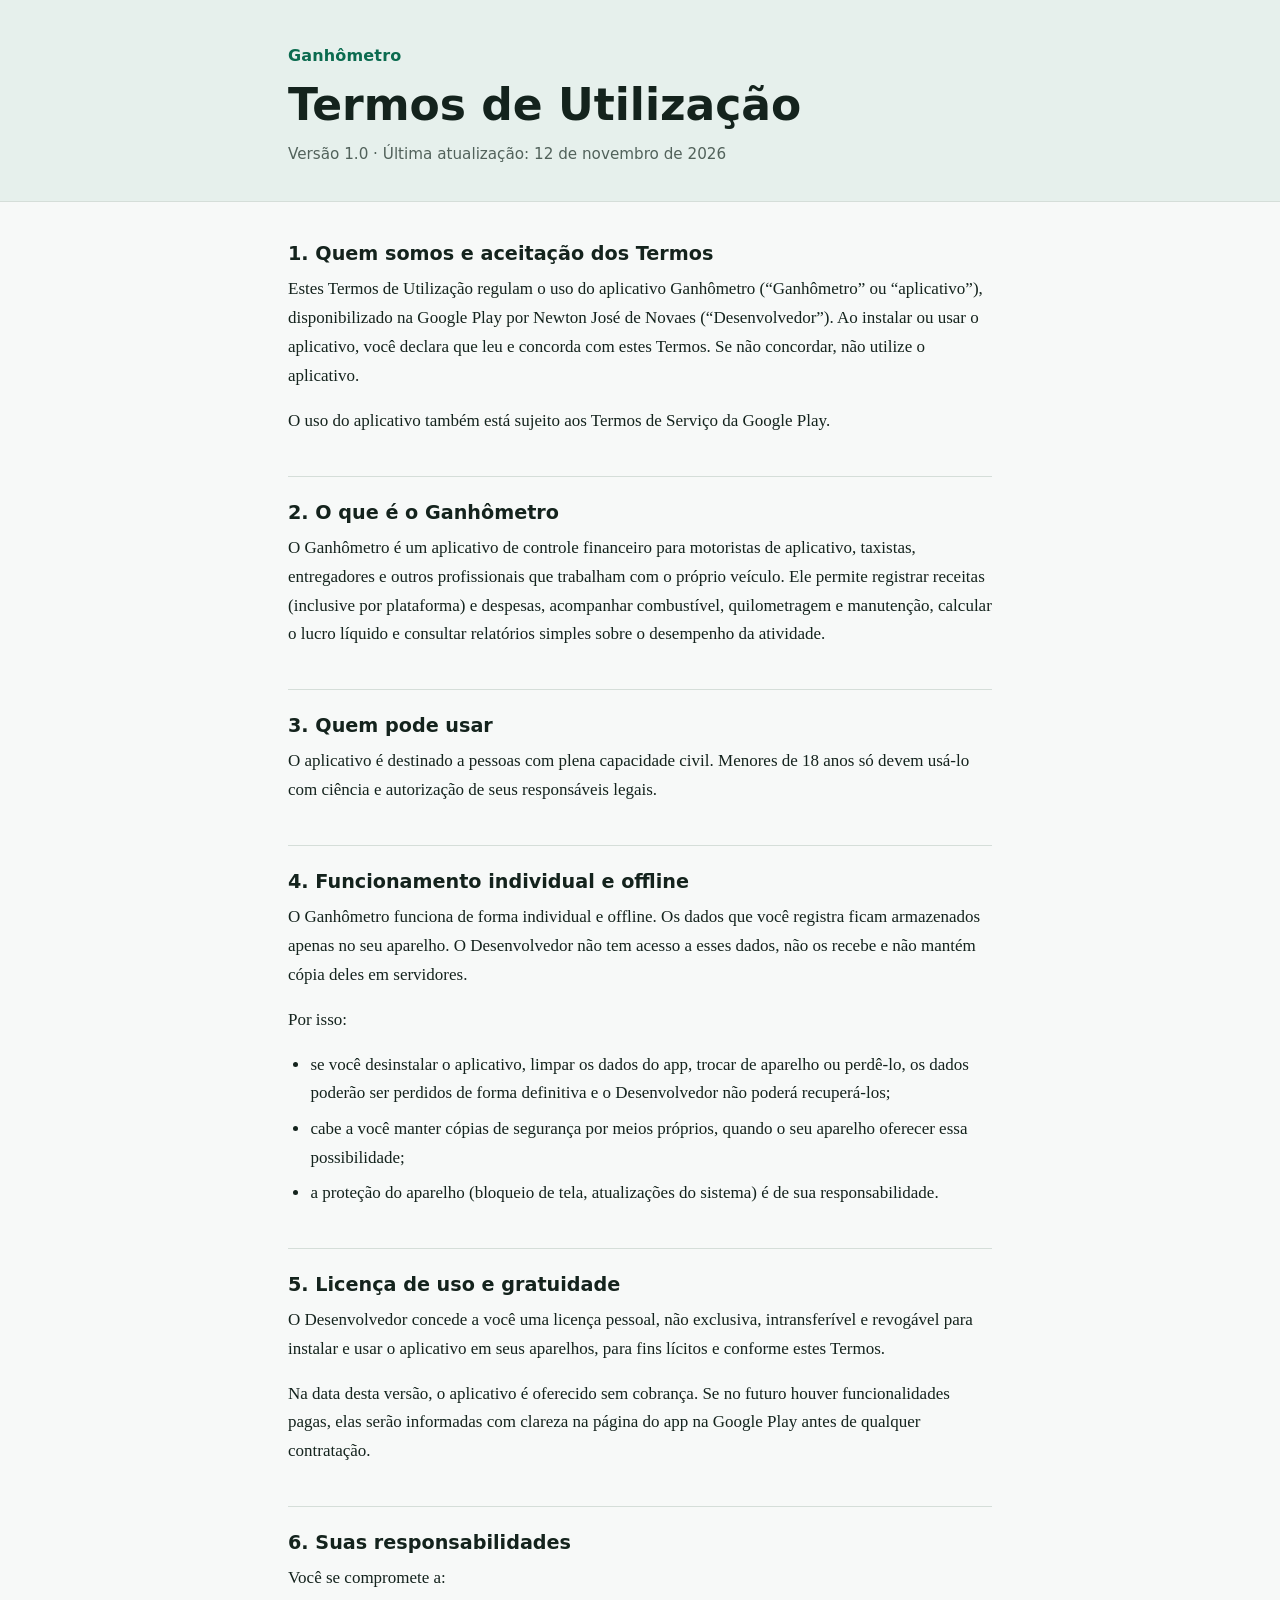
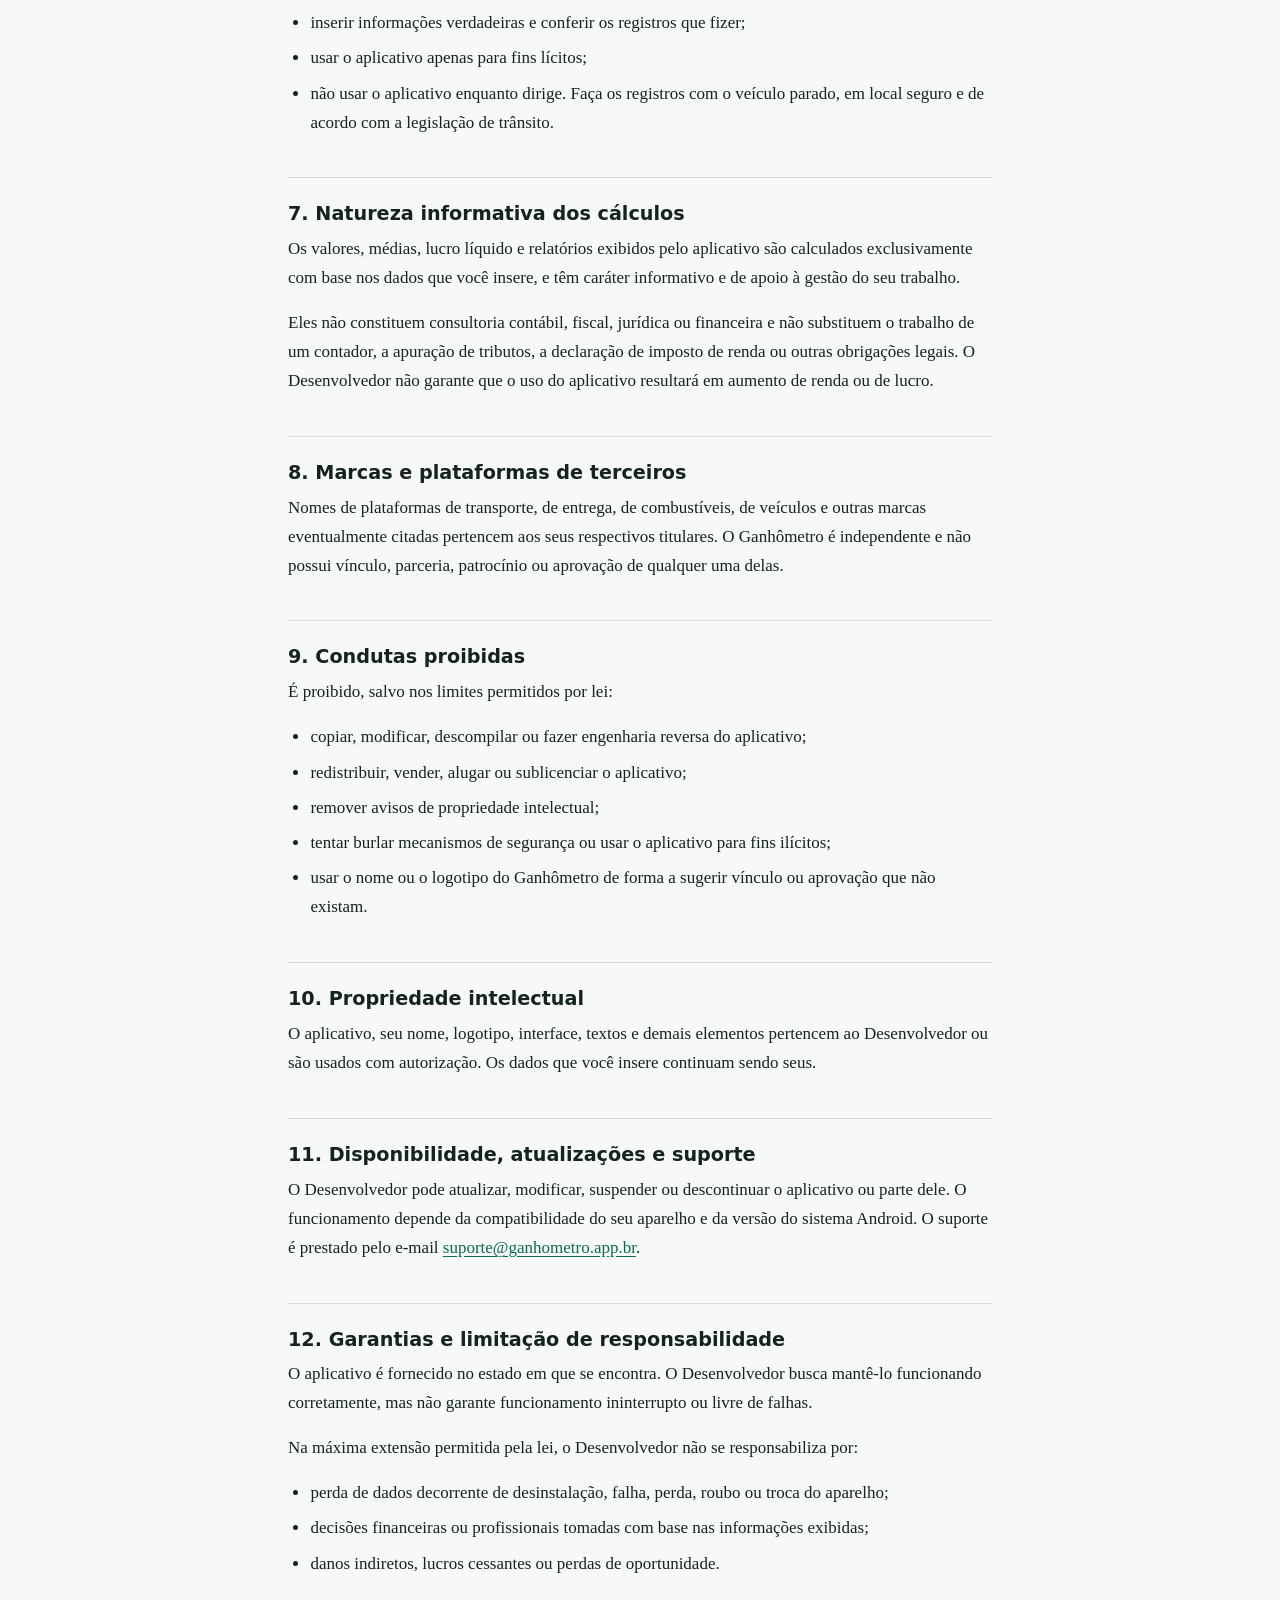
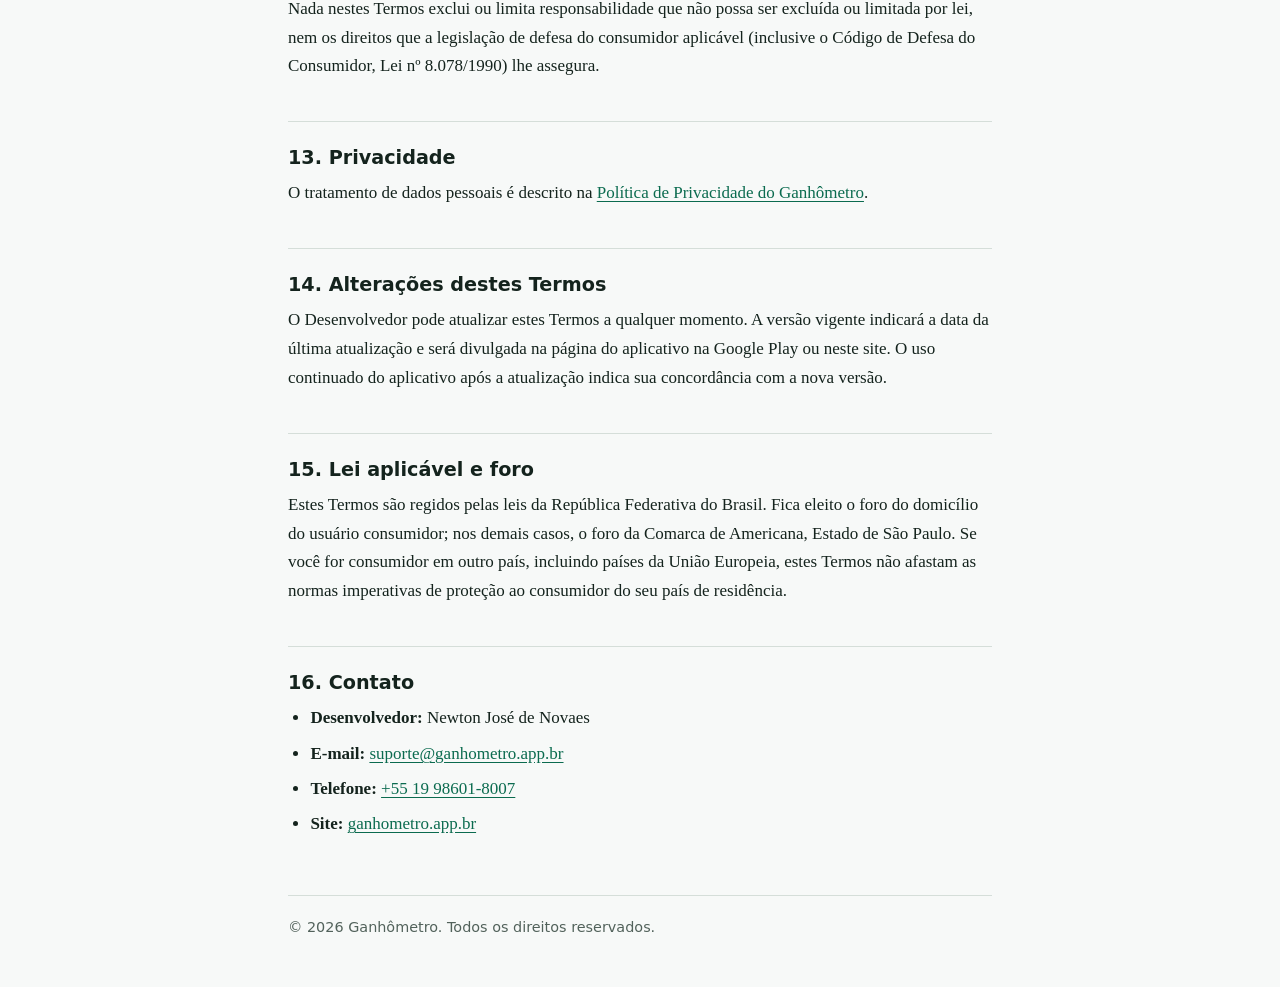
<file: termos-de-utilizacao.html>
<!DOCTYPE html>
<html lang="pt-BR">
<head>
<meta charset="utf-8">
<meta name="viewport" content="width=device-width, initial-scale=1">
<title>Termos de Utilização — Ganhômetro</title>
<meta name="description" content="Termos de Utilização do aplicativo Ganhômetro, controle financeiro para motoristas de aplicativo, taxistas e entregadores.">
<style>
:root{color-scheme:light dark;--bg:#f7f9f8;--ink:#14231d;--muted:#52625b;--accent:#0b6b4f;--rule:#d5ded9;--band:#e6f0ec}
@media (prefers-color-scheme:dark){:root{--bg:#0f1916;--ink:#e4ede8;--muted:#9fb1a9;--accent:#5fd0a4;--rule:#27362f;--band:#16251f}}
*{box-sizing:border-box}
body{margin:0;background:var(--bg);color:var(--ink);font:1.0625rem/1.7 Georgia,"Times New Roman",serif}
header{background:var(--band);border-bottom:1px solid var(--rule);padding:3rem 1.25rem 2.25rem}
.wrap{max-width:44rem;margin:0 auto}
.brand{font:600 1rem/1 system-ui,-apple-system,"Segoe UI",sans-serif;color:var(--accent);margin:0 0 1rem;letter-spacing:.01em}
h1{font:700 clamp(1.9rem,5vw,2.75rem)/1.15 system-ui,-apple-system,"Segoe UI",sans-serif;margin:0 0 .75rem}
.meta{margin:0;color:var(--muted);font:.95rem/1.5 system-ui,-apple-system,"Segoe UI",sans-serif}
main{padding:2.5rem 1.25rem 1rem}
h2{font:650 1.2rem/1.3 system-ui,-apple-system,"Segoe UI",sans-serif;margin:2.5rem 0 .5rem;padding-top:1.5rem;border-top:1px solid var(--rule)}
h2:first-child{margin-top:0;padding-top:0;border-top:0}
p,ul{margin:0 0 1rem}
ul{padding-left:1.4rem}
li{margin-bottom:.4rem}
a{color:var(--accent);text-underline-offset:.2em;overflow-wrap:anywhere}
a:focus-visible{outline:3px solid var(--accent);outline-offset:3px;border-radius:2px}
footer{padding:1.5rem 1.25rem 3rem;color:var(--muted);font:.9rem/1.6 system-ui,-apple-system,"Segoe UI",sans-serif}
footer .wrap{border-top:1px solid var(--rule);padding-top:1.25rem}
</style>
</head>
<body>
<header>
<div class="wrap">
<p class="brand">Ganhômetro</p>
<h1>Termos de Utilização</h1>
<p class="meta">Versão 1.0 · Última atualização: 12 de novembro de 2026</p>
</div>
</header>
<main>
<div class="wrap">

<h2>1. Quem somos e aceitação dos Termos</h2>
<p>Estes Termos de Utilização regulam o uso do aplicativo Ganhômetro (“Ganhômetro” ou “aplicativo”), disponibilizado na Google Play por Newton José de Novaes (“Desenvolvedor”). Ao instalar ou usar o aplicativo, você declara que leu e concorda com estes Termos. Se não concordar, não utilize o aplicativo.</p>
<p>O uso do aplicativo também está sujeito aos Termos de Serviço da Google Play.</p>

<h2>2. O que é o Ganhômetro</h2>
<p>O Ganhômetro é um aplicativo de controle financeiro para motoristas de aplicativo, taxistas, entregadores e outros profissionais que trabalham com o próprio veículo. Ele permite registrar receitas (inclusive por plataforma) e despesas, acompanhar combustível, quilometragem e manutenção, calcular o lucro líquido e consultar relatórios simples sobre o desempenho da atividade.</p>

<h2>3. Quem pode usar</h2>
<p>O aplicativo é destinado a pessoas com plena capacidade civil. Menores de 18 anos só devem usá-lo com ciência e autorização de seus responsáveis legais.</p>

<h2>4. Funcionamento individual e offline</h2>
<p>O Ganhômetro funciona de forma individual e offline. Os dados que você registra ficam armazenados apenas no seu aparelho. O Desenvolvedor não tem acesso a esses dados, não os recebe e não mantém cópia deles em servidores.</p>
<p>Por isso:</p>
<ul>
<li>se você desinstalar o aplicativo, limpar os dados do app, trocar de aparelho ou perdê-lo, os dados poderão ser perdidos de forma definitiva e o Desenvolvedor não poderá recuperá-los;</li>
<li>cabe a você manter cópias de segurança por meios próprios, quando o seu aparelho oferecer essa possibilidade;</li>
<li>a proteção do aparelho (bloqueio de tela, atualizações do sistema) é de sua responsabilidade.</li>
</ul>

<h2>5. Licença de uso e gratuidade</h2>
<p>O Desenvolvedor concede a você uma licença pessoal, não exclusiva, intransferível e revogável para instalar e usar o aplicativo em seus aparelhos, para fins lícitos e conforme estes Termos.</p>
<p>Na data desta versão, o aplicativo é oferecido sem cobrança. Se no futuro houver funcionalidades pagas, elas serão informadas com clareza na página do app na Google Play antes de qualquer contratação.</p>

<h2>6. Suas responsabilidades</h2>
<p>Você se compromete a:</p>
<ul>
<li>inserir informações verdadeiras e conferir os registros que fizer;</li>
<li>usar o aplicativo apenas para fins lícitos;</li>
<li>não usar o aplicativo enquanto dirige. Faça os registros com o veículo parado, em local seguro e de acordo com a legislação de trânsito.</li>
</ul>

<h2>7. Natureza informativa dos cálculos</h2>
<p>Os valores, médias, lucro líquido e relatórios exibidos pelo aplicativo são calculados exclusivamente com base nos dados que você insere, e têm caráter informativo e de apoio à gestão do seu trabalho.</p>
<p>Eles não constituem consultoria contábil, fiscal, jurídica ou financeira e não substituem o trabalho de um contador, a apuração de tributos, a declaração de imposto de renda ou outras obrigações legais. O Desenvolvedor não garante que o uso do aplicativo resultará em aumento de renda ou de lucro.</p>

<h2>8. Marcas e plataformas de terceiros</h2>
<p>Nomes de plataformas de transporte, de entrega, de combustíveis, de veículos e outras marcas eventualmente citadas pertencem aos seus respectivos titulares. O Ganhômetro é independente e não possui vínculo, parceria, patrocínio ou aprovação de qualquer uma delas.</p>

<h2>9. Condutas proibidas</h2>
<p>É proibido, salvo nos limites permitidos por lei:</p>
<ul>
<li>copiar, modificar, descompilar ou fazer engenharia reversa do aplicativo;</li>
<li>redistribuir, vender, alugar ou sublicenciar o aplicativo;</li>
<li>remover avisos de propriedade intelectual;</li>
<li>tentar burlar mecanismos de segurança ou usar o aplicativo para fins ilícitos;</li>
<li>usar o nome ou o logotipo do Ganhômetro de forma a sugerir vínculo ou aprovação que não existam.</li>
</ul>

<h2>10. Propriedade intelectual</h2>
<p>O aplicativo, seu nome, logotipo, interface, textos e demais elementos pertencem ao Desenvolvedor ou são usados com autorização. Os dados que você insere continuam sendo seus.</p>

<h2>11. Disponibilidade, atualizações e suporte</h2>
<p>O Desenvolvedor pode atualizar, modificar, suspender ou descontinuar o aplicativo ou parte dele. O funcionamento depende da compatibilidade do seu aparelho e da versão do sistema Android. O suporte é prestado pelo e-mail <a href="mailto:suporte@ganhometro.app.br">suporte@ganhometro.app.br</a>.</p>

<h2>12. Garantias e limitação de responsabilidade</h2>
<p>O aplicativo é fornecido no estado em que se encontra. O Desenvolvedor busca mantê-lo funcionando corretamente, mas não garante funcionamento ininterrupto ou livre de falhas.</p>
<p>Na máxima extensão permitida pela lei, o Desenvolvedor não se responsabiliza por:</p>
<ul>
<li>perda de dados decorrente de desinstalação, falha, perda, roubo ou troca do aparelho;</li>
<li>decisões financeiras ou profissionais tomadas com base nas informações exibidas;</li>
<li>danos indiretos, lucros cessantes ou perdas de oportunidade.</li>
</ul>
<p>Nada nestes Termos exclui ou limita responsabilidade que não possa ser excluída ou limitada por lei, nem os direitos que a legislação de defesa do consumidor aplicável (inclusive o Código de Defesa do Consumidor, Lei nº 8.078/1990) lhe assegura.</p>

<h2>13. Privacidade</h2>
<p>O tratamento de dados pessoais é descrito na <a href="https://docs.google.com/document/d/1-bBEGqcstt_Sgz4R6Vd1zI20t2snhkzTZCv8FAhPn2Y/edit?usp=sharing">Política de Privacidade do Ganhômetro</a>.</p>

<h2>14. Alterações destes Termos</h2>
<p>O Desenvolvedor pode atualizar estes Termos a qualquer momento. A versão vigente indicará a data da última atualização e será divulgada na página do aplicativo na Google Play ou neste site. O uso continuado do aplicativo após a atualização indica sua concordância com a nova versão.</p>

<h2>15. Lei aplicável e foro</h2>
<p>Estes Termos são regidos pelas leis da República Federativa do Brasil. Fica eleito o foro do domicílio do usuário consumidor; nos demais casos, o foro da Comarca de Americana, Estado de São Paulo. Se você for consumidor em outro país, incluindo países da União Europeia, estes Termos não afastam as normas imperativas de proteção ao consumidor do seu país de residência.</p>

<h2>16. Contato</h2>
<ul>
<li><strong>Desenvolvedor:</strong> Newton José de Novaes</li>
<li><strong>E-mail:</strong> <a href="mailto:suporte@ganhometro.app.br">suporte@ganhometro.app.br</a></li>
<li><strong>Telefone:</strong> <a href="tel:+5519986018007">+55 19 98601-8007</a></li>
<li><strong>Site:</strong> <a href="https://ganhometro.app.br">ganhometro.app.br</a></li>
</ul>

</div>
</main>
<footer>
<div class="wrap">© 2026 Ganhômetro. Todos os direitos reservados.</div>
</footer>
</body>
</html>
</file>
